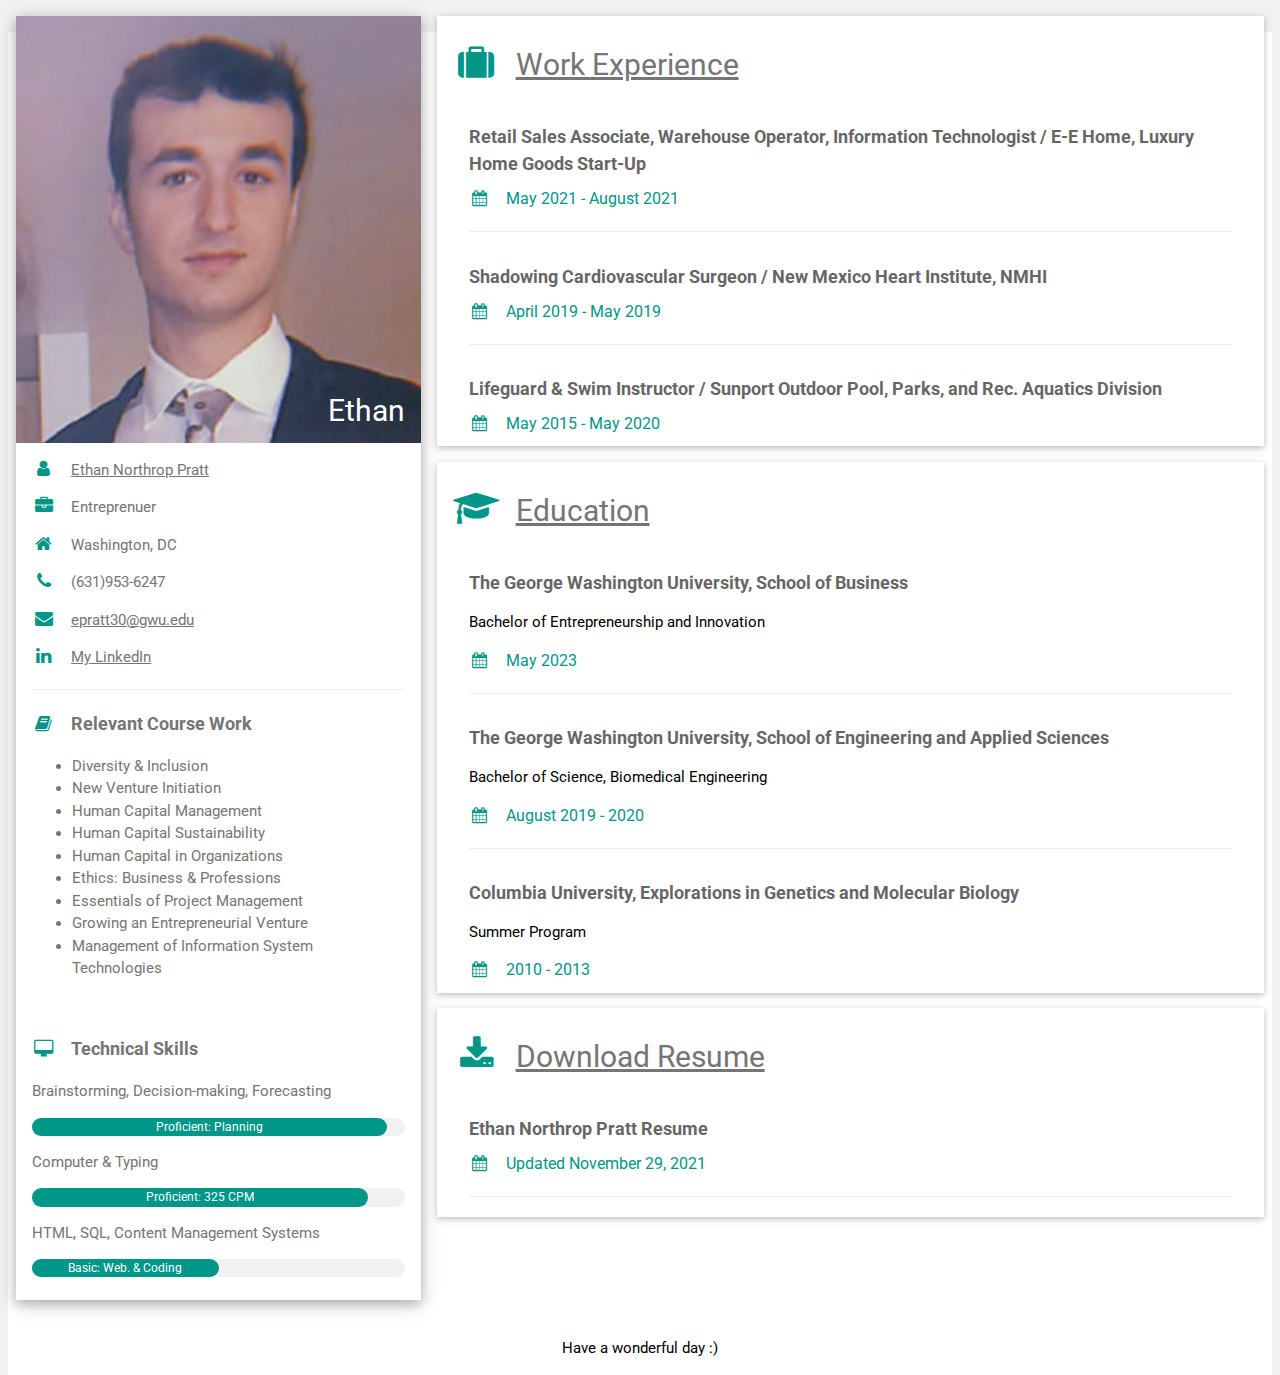
<file: index.html>
<!DOCTYPE html>
<html>
<title>W3.CSS Template</title>
<meta charset="UTF-8">
<meta name="viewport" content="width=device-width, initial-scale=1">
<link rel="stylesheet" href="https://www.w3schools.com/w3css/4/w3.css">
<link rel='stylesheet' href='https://fonts.googleapis.com/css?family=Roboto'>
<link rel="stylesheet" href="https://cdnjs.cloudflare.com/ajax/libs/font-awesome/4.7.0/css/font-awesome.min.css">
<style>
html,body,h1,h2,h3,h4,h5,h6 {font-family: "Roboto", sans-serif}
</style>
<body class="w3-light-grey">

<!-- Page Container -->
<div class="w3-content w3-margin-top" style="max-width:1400px;">

  <!-- The Grid -->
  <div class="w3-row-padding">
  
    <!-- Left Column -->
    <div class="w3-third">
    
      <div class="w3-white w3-text-grey w3-card-4">
        <div class="w3-display-container">
          <img src="images/IMG_2155.jpg" style="width:100%" alt="Loading...">
          <div class="w3-display-bottomright w3-container w3-text-white">
            <h2>Ethan</h2>
          </div>
        </div>
        <div class="w3-container">
          <p><i class="fa fa-user fa-fw w3-margin-right w3-large w3-text-teal"></i><a href = "index.html">Ethan Northrop Pratt</a></p>
          <p><i class="fa fa-briefcase fa-fw w3-margin-right w3-large w3-text-teal"></i>Entreprenuer</p>
          <p><i class="fa fa-home fa-fw w3-margin-right w3-large w3-text-teal"></i>Washington, DC</p>
          <p><i class="fa fa-phone fa-fw w3-margin-right w3-large w3-text-teal"></i>(631)953-6247</p>
          <p><i class="fa fa-envelope fa-fw w3-margin-right w3-large w3-text-teal"></i><a href = "mailto: epratt30@gwmail.gwu.edu">epratt30@gwu.edu</a></p>
          <p><i class="fa fa-linkedin fa-fw w3-margin-right w3-large w3-text-teal"></i><a href="https://www.linkedin.com/in/ethan-pratt/">My LinkedIn</a></p>
          <hr>

          <p class="w3-large"><b><i class="fa fa-book fa-fw w3-margin-right w3-text-teal"></i>Relevant Course Work</b></p>
          <ul>
            <li>Diversity & Inclusion</li>
            <li>New Venture Initiation</li>
            <li>Human Capital Management</li>
            <li>Human Capital Sustainability</li>
            <li>Human Capital in Organizations</li>
            <li>Ethics: Business & Professions</li>
            <li>Essentials of Project Management</li>
            <li>Growing an Entrepreneurial Venture</li>
            <li>Management of Information System Technologies</li>
          </ul>
          <br>

          <p class="w3-large w3-text-theme"><b><i class="fa fa-desktop fa-fw w3-margin-right w3-text-teal"></i>Technical Skills</b></p>
          <p>Brainstorming, Decision-making, Forecasting</p>
          <div class="w3-light-grey w3-round-xlarge w3-small">
            <div class="w3-container w3-center w3-round-xlarge w3-teal" style="width:95%">
              <div class="w3-center w3-text-white">Proficient: Planning</div>
            </div>
          </div>
          <p>Computer & Typing</p>
          <div class="w3-light-grey w3-round-xlarge w3-small">
            <div class="w3-container w3-center w3-round-xlarge w3-teal" style="width:90%">
              <div class="w3-center w3-text-white">Proficient: 325 CPM</div>
            </div>
          </div>
          <p>HTML, SQL, Content Management Systems</p>
          <div class="w3-light-grey w3-round-xlarge w3-small">
            <div class="w3-container w3-center w3-round-xlarge w3-teal" style="width:50%">
              <div class="w3-center w3-text-white">Basic: Web. & Coding</div>
            </div>
          </div>
          <br>
        </div>
      </div><br>

    <!-- End Left Column -->
    </div>

    <!-- Right Column -->
    <div class="w3-twothird">
    
      <div class="w3-container w3-card w3-white w3-margin-bottom">
        <h2 class="w3-text-grey w3-padding-16"><i class="fa fa-suitcase fa-fw w3-margin-right w3-xxlarge w3-text-teal"></i><a href="WorkExperience.html">Work Experience</a></h2>
        <div class="w3-container">
          <h5 class="w3-opacity"><b>Retail Sales Associate, Warehouse Operator, Information Technologist / E-E Home, Luxury Home Goods Start-Up</b></h5>
          <h6 class="w3-text-teal"><i class="fa fa-calendar fa-fw w3-margin-right"></i>May 2021 - August 2021</h6>
          <hr>
        </div>
        <div class="w3-container">
          <h5 class="w3-opacity"><b>Shadowing Cardiovascular Surgeon / New Mexico Heart Institute, NMHI</b></h5>
          <h6 class="w3-text-teal"><i class="fa fa-calendar fa-fw w3-margin-right"></i>April 2019 - May 2019</h6>
          <hr>
        </div>
        <div class="w3-container">
          <h5 class="w3-opacity"><b>Lifeguard & Swim Instructor / Sunport Outdoor Pool, Parks, and Rec. Aquatics Division</b></h5>
          <h6 class="w3-text-teal"><i class="fa fa-calendar fa-fw w3-margin-right"></i>May 2015 - May 2020</h6>
        </div>
      </div>

      <div class="w3-container w3-card w3-white">
        <h2 class="w3-text-grey w3-padding-16"><i class="fa fa-graduation-cap fa-fw w3-margin-right w3-xxlarge w3-text-teal"></i><a href="Education.html">Education</a></h2>
        <div class="w3-container">
          <h5 class="w3-opacity"><b>The George Washington University, School of Business</b></h5>
          <p>Bachelor of Entrepreneurship and Innovation</p>
          <h6 class="w3-text-teal"><i class="fa fa-calendar fa-fw w3-margin-right"></i>May 2023</h6>
          <hr>
        </div>
        <div class="w3-container">
          <h5 class="w3-opacity"><b>The George Washington University, School of Engineering and Applied Sciences</b></h5>
          <p>Bachelor of Science, Biomedical Engineering</p>
          <h6 class="w3-text-teal"><i class="fa fa-calendar fa-fw w3-margin-right"></i>August 2019 - 2020</h6>
          <hr>
        </div>
        <div class="w3-container">
          <h5 class="w3-opacity"><b>Columbia University, Explorations in Genetics and Molecular Biology</b></h5>
          <p>Summer Program</p>
          <h6 class="w3-text-teal"><i class="fa fa-calendar fa-fw w3-margin-right"></i>2010 - 2013</h6>
        </div>
      </div>
      <p />
      <div class="w3-container w3-card w3-white">
        <h2 class="w3-text-grey w3-padding-16"><i class="fa fa-download fa-fw w3-margin-right w3-xxlarge w3-text-teal"></i><a href="Ethan Northrop Pratt Resume (6).pdf">Download Resume</a></h2>
        <div class="w3-container">
          <h5 class="w3-opacity"><b>Ethan Northrop Pratt Resume</b></h5>
          <h6 class="w3-text-teal"><i class="fa fa-calendar fa-fw w3-margin-right"></i>Updated November 29, 2021</h6>
          <hr>
    <!-- End Right Column -->
    </div>
    
  <!-- End Grid -->
  </div>
  
  <!-- End Page Container -->
</div>

<footer class="w3-container w3-white w3-center w3-margin-top">
  <p>Have a wonderful day :)</p>
<p />
</footer>

</body>
</html>
</file>
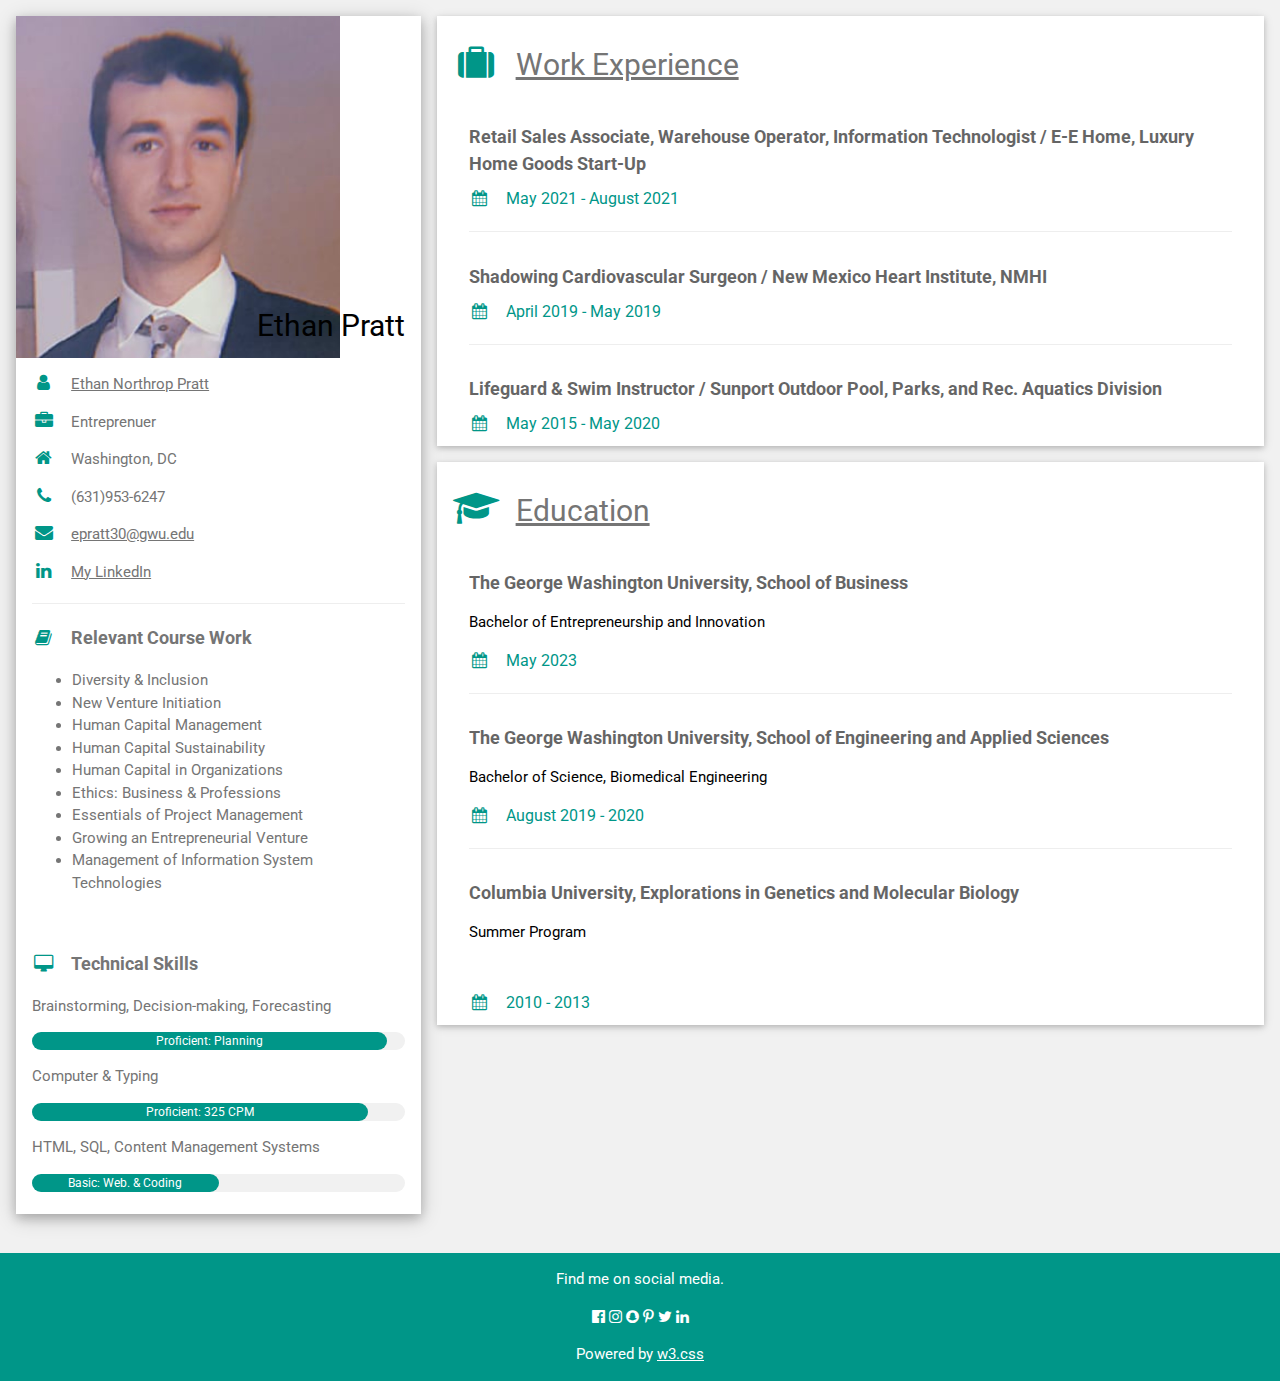
<file: 1index.html>
<!DOCTYPE html>
<html>
<title>W3.CSS Template</title>
<meta charset="UTF-8">
<meta name="viewport" content="width=device-width, initial-scale=1">
<link rel="stylesheet" href="https://www.w3schools.com/w3css/4/w3.css">
<link rel='stylesheet' href='https://fonts.googleapis.com/css?family=Roboto'>
<link rel="stylesheet" href="https://cdnjs.cloudflare.com/ajax/libs/font-awesome/4.7.0/css/font-awesome.min.css">
<style>
html,body,h1,h2,h3,h4,h5,h6 {font-family: "Roboto", sans-serif}
</style>
<body class="w3-light-grey">

<!-- Page Container -->
<div class="w3-content w3-margin-top" style="max-width:1400px;">

  <!-- The Grid -->
  <div class="w3-row-padding">
  
    <!-- Left Column -->
    <div class="w3-third">
    
      <div class="w3-white w3-text-grey w3-card-4">
        <div class="w3-display-container">
          <img src="images/IMG_2155.jpg" style="width:80%" alt="Loading...">
          <div class="w3-display-bottomright w3-container w3-text-black">
            <h2>Ethan Pratt</h2>
          </div>
        </div>
        <div class="w3-container">
          <p><i class="fa fa-user fa-fw w3-margin-right w3-large w3-text-teal"></i><a href = "1index.html">Ethan Northrop Pratt</a></p>
          <p><i class="fa fa-briefcase fa-fw w3-margin-right w3-large w3-text-teal"></i>Entreprenuer</p>
          <p><i class="fa fa-home fa-fw w3-margin-right w3-large w3-text-teal"></i>Washington, DC</p>
          <p><i class="fa fa-phone fa-fw w3-margin-right w3-large w3-text-teal"></i>(631)953-6247</p>
          <p><i class="fa fa-envelope fa-fw w3-margin-right w3-large w3-text-teal"></i><a href = "mailto: epratt30@gwmail.gwu.edu">epratt30@gwu.edu</a></p>
          <p><i class="fa fa-linkedin fa-fw w3-margin-right w3-large w3-text-teal"></i><a href="https://www.linkedin.com/in/ethan-pratt/">My LinkedIn</a></p>
          <hr>

          <p class="w3-large"><b><i class="fa fa-book fa-fw w3-margin-right w3-text-teal"></i>Relevant Course Work</b></p>
          <ul>
            <li>Diversity & Inclusion</li>
            <li>New Venture Initiation</li>
            <li>Human Capital Management</li>
            <li>Human Capital Sustainability</li>
            <li>Human Capital in Organizations</li>
            <li>Ethics: Business & Professions</li>
            <li>Essentials of Project Management</li>
            <li>Growing an Entrepreneurial Venture</li>
            <li>Management of Information System Technologies</li>
          </ul>
          <br>

          <p class="w3-large w3-text-theme"><b><i class="fa fa-desktop fa-fw w3-margin-right w3-text-teal"></i>Technical Skills</b></p>
          <p>Brainstorming, Decision-making, Forecasting</p>
          <div class="w3-light-grey w3-round-xlarge w3-small">
            <div class="w3-container w3-center w3-round-xlarge w3-teal" style="width:95%">
              <div class="w3-center w3-text-white">Proficient: Planning</div>
            </div>
          </div>
          <p>Computer & Typing</p>
          <div class="w3-light-grey w3-round-xlarge w3-small">
            <div class="w3-container w3-center w3-round-xlarge w3-teal" style="width:90%">
              <div class="w3-center w3-text-white">Proficient: 325 CPM</div>
            </div>
          </div>
          <p>HTML, SQL, Content Management Systems</p>
          <div class="w3-light-grey w3-round-xlarge w3-small">
            <div class="w3-container w3-center w3-round-xlarge w3-teal" style="width:50%">
              <div class="w3-center w3-text-white">Basic: Web. & Coding</div>
            </div>
          </div>
          <br>
        </div>
      </div><br>

    <!-- End Left Column -->
    </div>

    <!-- Right Column -->
    <div class="w3-twothird">
    
      <div class="w3-container w3-card w3-white w3-margin-bottom">
        <h2 class="w3-text-grey w3-padding-16"><i class="fa fa-suitcase fa-fw w3-margin-right w3-xxlarge w3-text-teal"></i><a href="2WorkExperience.html">Work Experience</a></h2>
        <div class="w3-container">
          <h5 class="w3-opacity"><b>Retail Sales Associate, Warehouse Operator, Information Technologist / E-E Home, Luxury Home Goods Start-Up</b></h5>
          <h6 class="w3-text-teal"><i class="fa fa-calendar fa-fw w3-margin-right"></i>May 2021 - August 2021</h6>
          <hr>
        </div>
        <div class="w3-container">
          <h5 class="w3-opacity"><b>Shadowing Cardiovascular Surgeon / New Mexico Heart Institute, NMHI</b></h5>
          <h6 class="w3-text-teal"><i class="fa fa-calendar fa-fw w3-margin-right"></i>April 2019 - May 2019</h6>
          <hr>
        </div>
        <div class="w3-container">
          <h5 class="w3-opacity"><b>Lifeguard & Swim Instructor / Sunport Outdoor Pool, Parks, and Rec. Aquatics Division</b></h5>
          <h6 class="w3-text-teal"><i class="fa fa-calendar fa-fw w3-margin-right"></i>May 2015 - May 2020</h6>
        </div>
      </div>

      <div class="w3-container w3-card w3-white">
        <h2 class="w3-text-grey w3-padding-16"><i class="fa fa-graduation-cap fa-fw w3-margin-right w3-xxlarge w3-text-teal"></i><a href="3Education.html">Education</a></h2>
        <div class="w3-container">
          <h5 class="w3-opacity"><b>The George Washington University, School of Business</b></h5>
          <p>Bachelor of Entrepreneurship and Innovation</p>
          <h6 class="w3-text-teal"><i class="fa fa-calendar fa-fw w3-margin-right"></i>May 2023</h6>
          <hr>
        </div>
        <div class="w3-container">
          <h5 class="w3-opacity"><b>The George Washington University, School of Engineering and Applied Sciences</b></h5>
          <p>Bachelor of Science, Biomedical Engineering</p>
          <h6 class="w3-text-teal"><i class="fa fa-calendar fa-fw w3-margin-right"></i>August 2019 - 2020</h6>
          <hr>
        </div>
        <div class="w3-container">
          <h5 class="w3-opacity"><b>Columbia University, Explorations in Genetics and Molecular Biology</b></h5>
          <p>Summer Program</p><br>
          <h6 class="w3-text-teal"><i class="fa fa-calendar fa-fw w3-margin-right"></i>2010 - 2013</h6>
        </div>
      </div>

    <!-- End Right Column -->
    </div>
    
  <!-- End Grid -->
  </div>
  
  <!-- End Page Container -->
</div>

<footer class="w3-container w3-teal w3-center w3-margin-top">
  <p>Find me on social media.</p>
  <i class="fa fa-facebook-official w3-hover-opacity"></i>
  <i class="fa fa-instagram w3-hover-opacity"></i>
  <i class="fa fa-snapchat w3-hover-opacity"></i>
  <i class="fa fa-pinterest-p w3-hover-opacity"></i>
  <i class="fa fa-twitter w3-hover-opacity"></i>
  <i class="fa fa-linkedin w3-hover-opacity"></i>
  <p>Powered by <a href="https://www.w3schools.com/w3css/default.asp" target="_blank">w3.css</a></p>
</footer>

</body>
</html>
</file>
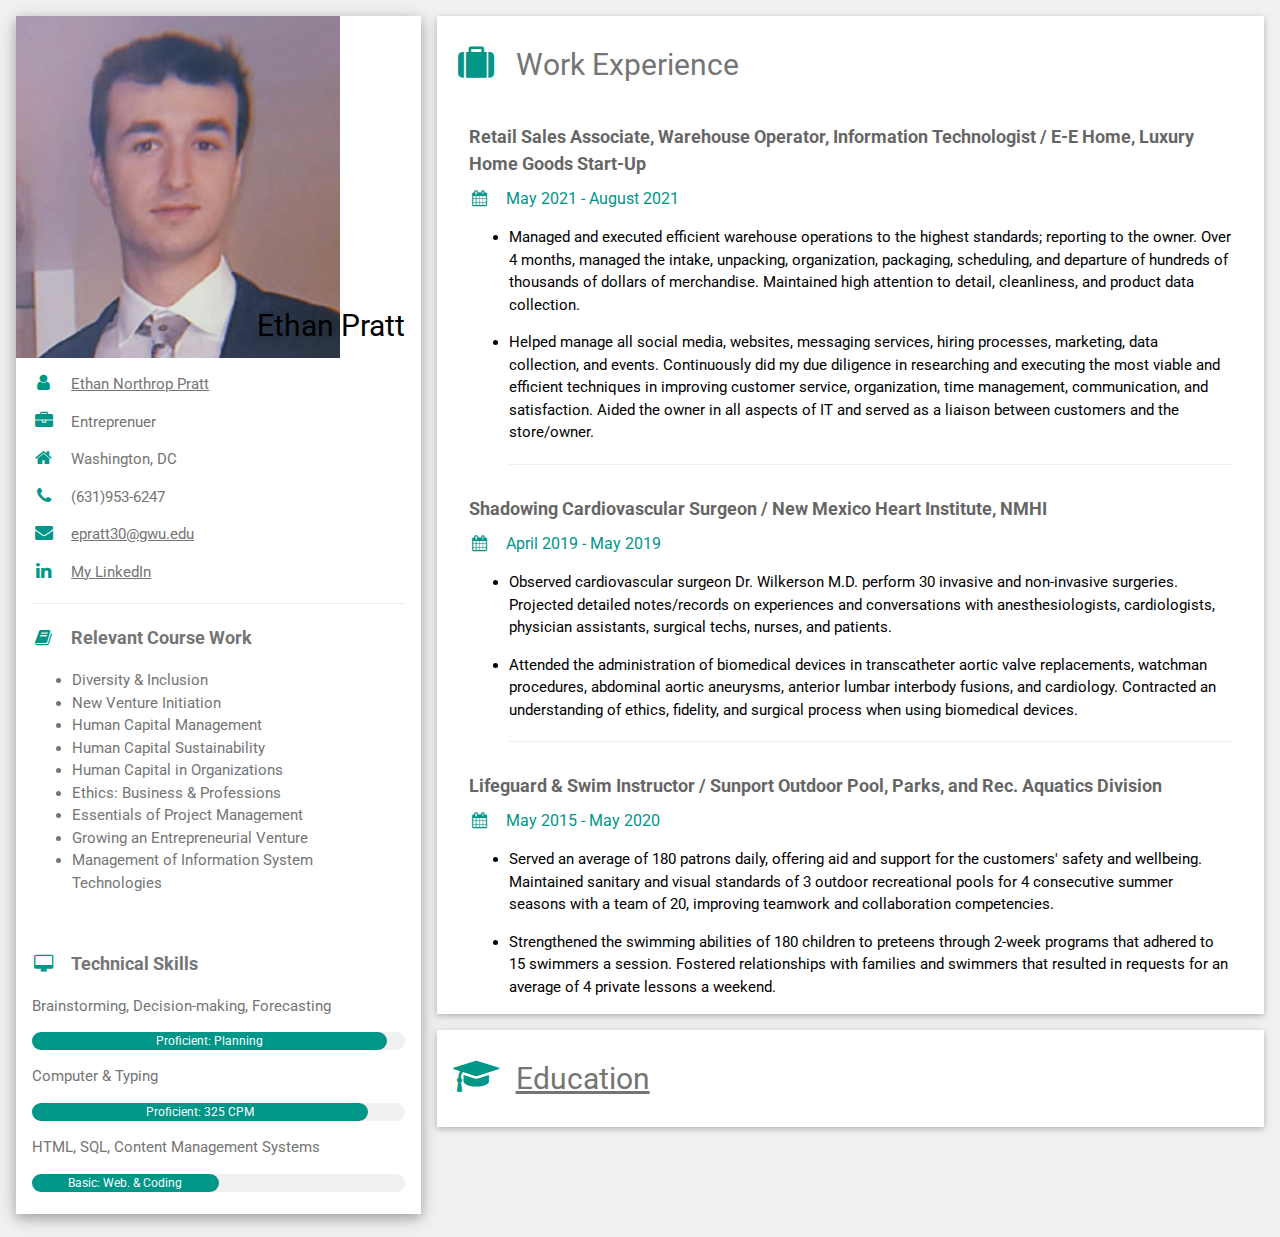
<file: 2WorkExperience.html>
<!DOCTYPE html>
<html>
<title>W3.CSS Template</title>
<meta charset="UTF-8">
<meta name="viewport" content="width=device-width, initial-scale=1">
<link rel="stylesheet" href="https://www.w3schools.com/w3css/4/w3.css">
<link rel='stylesheet' href='https://fonts.googleapis.com/css?family=Roboto'>
<link rel="stylesheet" href="https://cdnjs.cloudflare.com/ajax/libs/font-awesome/4.7.0/css/font-awesome.min.css">
<style>
html,body,h1,h2,h3,h4,h5,h6 {font-family: "Roboto", sans-serif}
</style>
<body class="w3-light-grey">

<!-- Page Container -->
<div class="w3-content w3-margin-top" style="max-width:1400px;">

  <!-- The Grid -->
  <div class="w3-row-padding">
  
    <!-- Left Column -->
    <div class="w3-third">
    
      <div class="w3-white w3-text-grey w3-card-4">
        <div class="w3-display-container">
          <img src="images/IMG_2155.jpg" style="width:80%" alt="Loading...">
          <div class="w3-display-bottomright w3-container w3-text-black">
            <h2>Ethan Pratt</h2>
          </div>
        </div>
        <div class="w3-container">
          <p><i class="fa fa-user fa-fw w3-margin-right w3-large w3-text-teal"></i><a href = "1index.html">Ethan Northrop Pratt</a></p>
          <p><i class="fa fa-briefcase fa-fw w3-margin-right w3-large w3-text-teal"></i>Entreprenuer</p>
          <p><i class="fa fa-home fa-fw w3-margin-right w3-large w3-text-teal"></i>Washington, DC</p>
          <p><i class="fa fa-phone fa-fw w3-margin-right w3-large w3-text-teal"></i>(631)953-6247</p>
          <p><i class="fa fa-envelope fa-fw w3-margin-right w3-large w3-text-teal"></i><a href = "mailto: epratt30@gwmail.gwu.edu">epratt30@gwu.edu</a></p>
          <p><i class="fa fa-linkedin fa-fw w3-margin-right w3-large w3-text-teal"></i><a href="https://www.linkedin.com/in/ethan-pratt/">My LinkedIn</a></p>
          <hr>

          <p class="w3-large"><b><i class="fa fa-book fa-fw w3-margin-right w3-text-teal"></i>Relevant Course Work</b></p>
          <ul>
            <li>Diversity & Inclusion</li>
            <li>New Venture Initiation</li>
            <li>Human Capital Management</li>
            <li>Human Capital Sustainability</li>
            <li>Human Capital in Organizations</li>
            <li>Ethics: Business & Professions</li>
            <li>Essentials of Project Management</li>
            <li>Growing an Entrepreneurial Venture</li>
            <li>Management of Information System Technologies</li>
          </ul>
          <br>

          <p class="w3-large w3-text-theme"><b><i class="fa fa-desktop fa-fw w3-margin-right w3-text-teal"></i>Technical Skills</b></p>
          <p>Brainstorming, Decision-making, Forecasting</p>
          <div class="w3-light-grey w3-round-xlarge w3-small">
            <div class="w3-container w3-center w3-round-xlarge w3-teal" style="width:95%">
              <div class="w3-center w3-text-white">Proficient: Planning</div>
            </div>
          </div>
          <p>Computer & Typing</p>
          <div class="w3-light-grey w3-round-xlarge w3-small">
            <div class="w3-container w3-center w3-round-xlarge w3-teal" style="width:90%">
              <div class="w3-center w3-text-white">Proficient: 325 CPM</div>
            </div>
          </div>
          <p>HTML, SQL, Content Management Systems</p>
          <div class="w3-light-grey w3-round-xlarge w3-small">
            <div class="w3-container w3-center w3-round-xlarge w3-teal" style="width:50%">
              <div class="w3-center w3-text-white">Basic: Web. & Coding</div>
            </div>
          </div>
          <br>
        </div>
      </div><br>

    <!-- End Left Column -->
    </div>

    <!-- Right Column -->
    <div class="w3-twothird">
    
      <div class="w3-container w3-card w3-white w3-margin-bottom">
        <h2 class="w3-text-grey w3-padding-16"><i class="fa fa-suitcase fa-fw w3-margin-right w3-xxlarge w3-text-teal"></i>Work Experience</h2>
        <div class="w3-container">
          <h5 class="w3-opacity"><b>Retail Sales Associate, Warehouse Operator, Information Technologist / E-E Home, Luxury Home Goods Start-Up</b></h5>
          <h6 class="w3-text-teal"><i class="fa fa-calendar fa-fw w3-margin-right"></i>May 2021 - August 2021</h6>
          <ul>
              <li>Managed and executed efficient warehouse operations to the highest standards; reporting to the owner. Over 4 months, managed the intake, unpacking, organization, packaging, scheduling, and departure of hundreds of thousands of dollars of merchandise. Maintained high attention to detail, cleanliness, and product data collection.</li>
          <p />
              <li>Helped manage all social media, websites, messaging services, hiring processes, marketing, data collection, and events. Continuously did my due diligence in researching and executing the most viable and efficient techniques in improving customer service, organization, time management, communication, and satisfaction. Aided the owner in all aspects of IT and served as a liaison between customers and the store/owner.</li>
          <hr>
        </div>
        <div class="w3-container">
          <h5 class="w3-opacity"><b>Shadowing Cardiovascular Surgeon / New Mexico Heart Institute, NMHI</b></h5>
          <h6 class="w3-text-teal"><i class="fa fa-calendar fa-fw w3-margin-right"></i>April 2019 - May 2019</h6>
          <ul>
              <li>Observed cardiovascular surgeon Dr. Wilkerson M.D. perform 30 invasive and non-invasive surgeries. Projected detailed notes/records on experiences and conversations with anesthesiologists, cardiologists, physician assistants, surgical techs, nurses, and patients.</li>
          <p />
              <li>Attended the administration of biomedical devices in transcatheter aortic valve replacements, watchman procedures, abdominal aortic aneurysms, anterior lumbar interbody fusions, and cardiology. Contracted an understanding of ethics, fidelity, and surgical process when using biomedical devices.</li>
          <hr>
        </div>
        <div class="w3-container">
          <h5 class="w3-opacity"><b>Lifeguard & Swim Instructor / Sunport Outdoor Pool, Parks, and Rec. Aquatics Division</b></h5>
          <h6 class="w3-text-teal"><i class="fa fa-calendar fa-fw w3-margin-right"></i>May 2015 - May 2020</h6>
          <ul>
              <li>Served an average of 180 patrons daily, offering aid and support for the customers' safety and wellbeing. Maintained sanitary and visual standards of 3 outdoor recreational pools for 4 consecutive summer seasons with a team of 20, improving teamwork and collaboration competencies. </li>
          <p />
              <li>Strengthened the swimming abilities of 180 children to preteens through 2-week programs that adhered to 15 swimmers a session. Fostered relationships with families and swimmers that resulted in requests for an average of 4 private lessons a weekend.</li>
        </div>
      </div>

      <div class="w3-container w3-card w3-white">
        <h2 class="w3-text-grey w3-padding-16"><i class="fa fa-graduation-cap fa-fw w3-margin-right w3-xxlarge w3-text-teal"></i><a href="3Education.html">Education</a></h2>
</file>
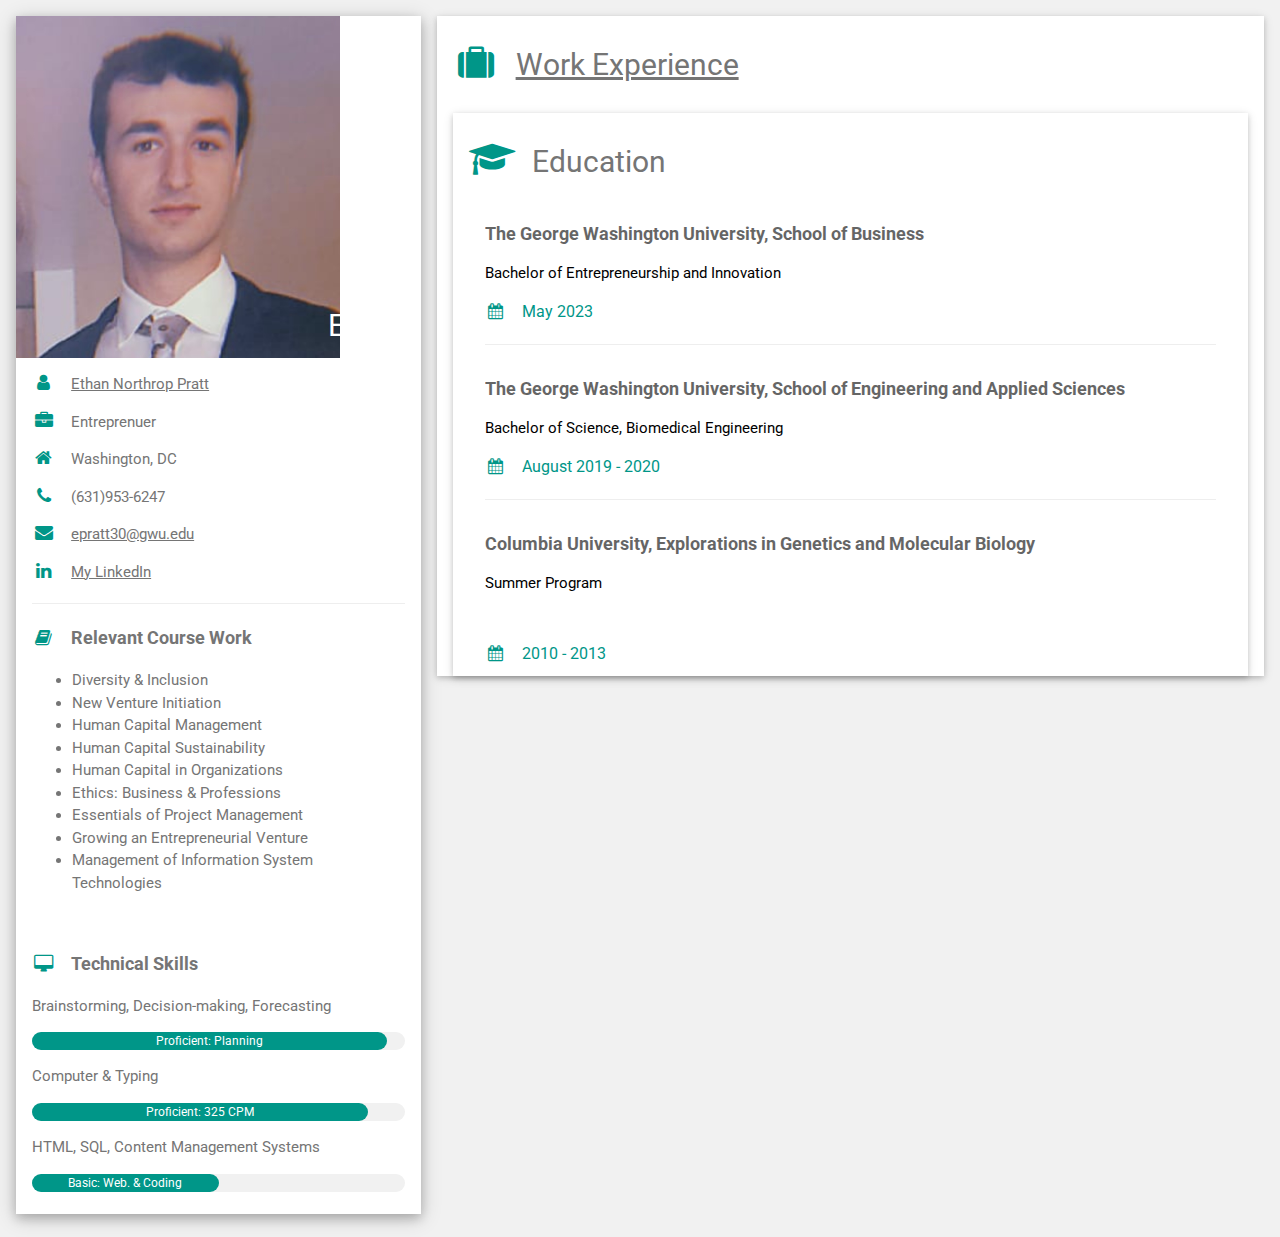
<file: 3Education.html>
<!DOCTYPE html>
<html>
<title>W3.CSS Template</title>
<meta charset="UTF-8">
<meta name="viewport" content="width=device-width, initial-scale=1">
<link rel="stylesheet" href="https://www.w3schools.com/w3css/4/w3.css">
<link rel='stylesheet' href='https://fonts.googleapis.com/css?family=Roboto'>
<link rel="stylesheet" href="https://cdnjs.cloudflare.com/ajax/libs/font-awesome/4.7.0/css/font-awesome.min.css">
<style>
html,body,h1,h2,h3,h4,h5,h6 {font-family: "Roboto", sans-serif}
</style>
<body class="w3-light-grey">

<!-- Page Container -->
<div class="w3-content w3-margin-top" style="max-width:1400px;">

  <!-- The Grid -->
  <div class="w3-row-padding">
  
    <!-- Left Column -->
    <div class="w3-third">
    
      <div class="w3-white w3-text-grey w3-card-4">
        <div class="w3-display-container">
          <img src="images/IMG_2155.jpg" style="width:80%" alt="Loading...">
          <div class="w3-display-bottomright w3-container w3-text-white">
            <h2>Ethan</h2>
          </div>
        </div>
        <div class="w3-container">
          <p><i class="fa fa-user fa-fw w3-margin-right w3-large w3-text-teal"></i><a href = "1index.html">Ethan Northrop Pratt</a></p>
          <p><i class="fa fa-briefcase fa-fw w3-margin-right w3-large w3-text-teal"></i>Entreprenuer</p>
          <p><i class="fa fa-home fa-fw w3-margin-right w3-large w3-text-teal"></i>Washington, DC</p>
          <p><i class="fa fa-phone fa-fw w3-margin-right w3-large w3-text-teal"></i>(631)953-6247</p>
          <p><i class="fa fa-envelope fa-fw w3-margin-right w3-large w3-text-teal"></i><a href = "mailto: epratt30@gwmail.gwu.edu">epratt30@gwu.edu</a></p>
          <p><i class="fa fa-linkedin fa-fw w3-margin-right w3-large w3-text-teal"></i><a href="https://www.linkedin.com/in/ethan-pratt/">My LinkedIn</a></p>
          <hr>

          <p class="w3-large"><b><i class="fa fa-book fa-fw w3-margin-right w3-text-teal"></i>Relevant Course Work</b></p>
          <ul>
            <li>Diversity & Inclusion</li>
            <li>New Venture Initiation</li>
            <li>Human Capital Management</li>
            <li>Human Capital Sustainability</li>
            <li>Human Capital in Organizations</li>
            <li>Ethics: Business & Professions</li>
            <li>Essentials of Project Management</li>
            <li>Growing an Entrepreneurial Venture</li>
            <li>Management of Information System Technologies</li>
          </ul>
          <br>

          <p class="w3-large w3-text-theme"><b><i class="fa fa-desktop fa-fw w3-margin-right w3-text-teal"></i>Technical Skills</b></p>
          <p>Brainstorming, Decision-making, Forecasting</p>
          <div class="w3-light-grey w3-round-xlarge w3-small">
            <div class="w3-container w3-center w3-round-xlarge w3-teal" style="width:95%">
              <div class="w3-center w3-text-white">Proficient: Planning</div>
            </div>
          </div>
          <p>Computer & Typing</p>
          <div class="w3-light-grey w3-round-xlarge w3-small">
            <div class="w3-container w3-center w3-round-xlarge w3-teal" style="width:90%">
              <div class="w3-center w3-text-white">Proficient: 325 CPM</div>
            </div>
          </div>
          <p>HTML, SQL, Content Management Systems</p>
          <div class="w3-light-grey w3-round-xlarge w3-small">
            <div class="w3-container w3-center w3-round-xlarge w3-teal" style="width:50%">
              <div class="w3-center w3-text-white">Basic: Web. & Coding</div>
            </div>
          </div>
          <br>
        </div>
      </div><br>

    <!-- End Left Column -->
    </div>

    <!-- Right Column -->
    <div class="w3-twothird">
    
      <div class="w3-container w3-card w3-white w3-margin-bottom">
        <h2 class="w3-text-grey w3-padding-16"><i class="fa fa-suitcase fa-fw w3-margin-right w3-xxlarge w3-text-teal"></i><a href="2WorkExperience.html">Work Experience</a></h2>
        <div class="w3-container w3-card w3-white">
          <h2 class="w3-text-grey w3-padding-16"><i class="fa fa-graduation-cap fa-fw w3-margin-right w3-xxlarge w3-text-teal"></i>Education</h2>
          <div class="w3-container">
            <h5 class="w3-opacity"><b>The George Washington University, School of Business</b></h5>
            <p>Bachelor of Entrepreneurship and Innovation</p>
            <h6 class="w3-text-teal"><i class="fa fa-calendar fa-fw w3-margin-right"></i>May 2023</h6>
            <hr>
          </div>
          <div class="w3-container">
            <h5 class="w3-opacity"><b>The George Washington University, School of Engineering and Applied Sciences</b></h5>
            <p>Bachelor of Science, Biomedical Engineering</p>
            <h6 class="w3-text-teal"><i class="fa fa-calendar fa-fw w3-margin-right"></i>August 2019 - 2020</h6>
            <hr>
          </div>
          <div class="w3-container">
            <h5 class="w3-opacity"><b>Columbia University, Explorations in Genetics and Molecular Biology</b></h5>
            <p>Summer Program</p><br>
            <h6 class="w3-text-teal"><i class="fa fa-calendar fa-fw w3-margin-right"></i>2010 - 2013</h6>
          </div>
        </div>
  
      <!-- End Right Column -->
      </div>
      
    <!-- End Grid -->
    </div>
    
    <!-- End Page Container -->
  </div>
</file>
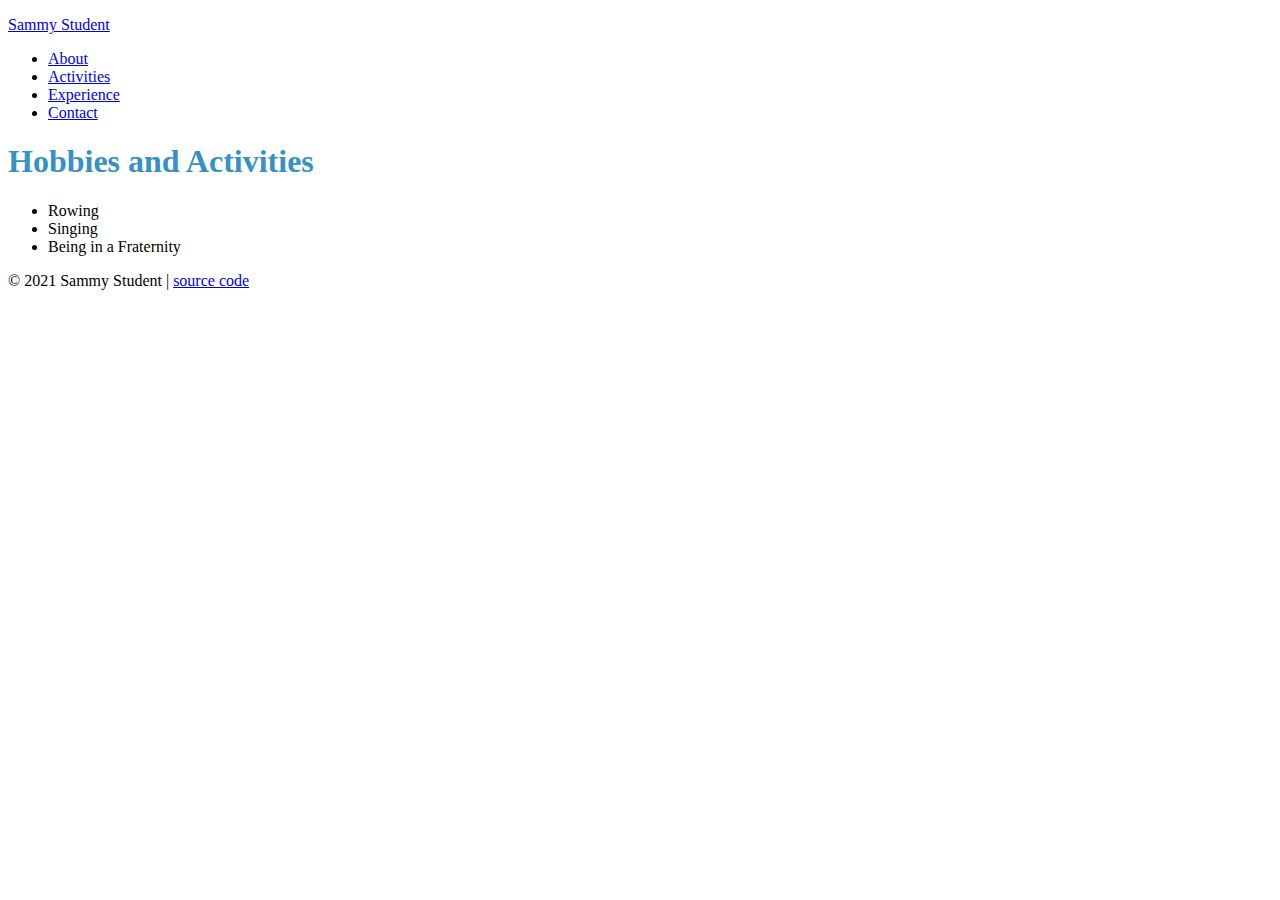
<file: activities.html>
<!DOCTYPE html>
<html>
  <head>
    <meta charset="utf-8">
    <title>Ethan Northrop Pratt | Resume</title>
    <link rel="stylesheet" href="stylesheets/sammy-style.css">
  </head>
  <body>
    <header>
      <p><a href="index.html">Sammy Student</a></p>
      <nav>
        <ul>
          <li><a href="about.html">About</a></li>
          <li><a href="activities.html">Activities</a></li>
          <li><a href="experience.html">Experience</a></li>
          <li><a href="contact.html">Contact</a></li>
        </ul>
      </nav>
    </header>

    <div class="page">
      <h1>Hobbies and Activities</h1>
      <ul>
        <li>Rowing</li>
        <li>Singing</li>
        <li>Being in a Fraternity</li>
      </ul>
    </div>

    <footer>
      <p>&copy; 2021 Sammy Student |
        <a href="https://github.com/prof-rossetti/student-site">source code</a>
      </p>
    </footer>
  </body>
</html>
</file>
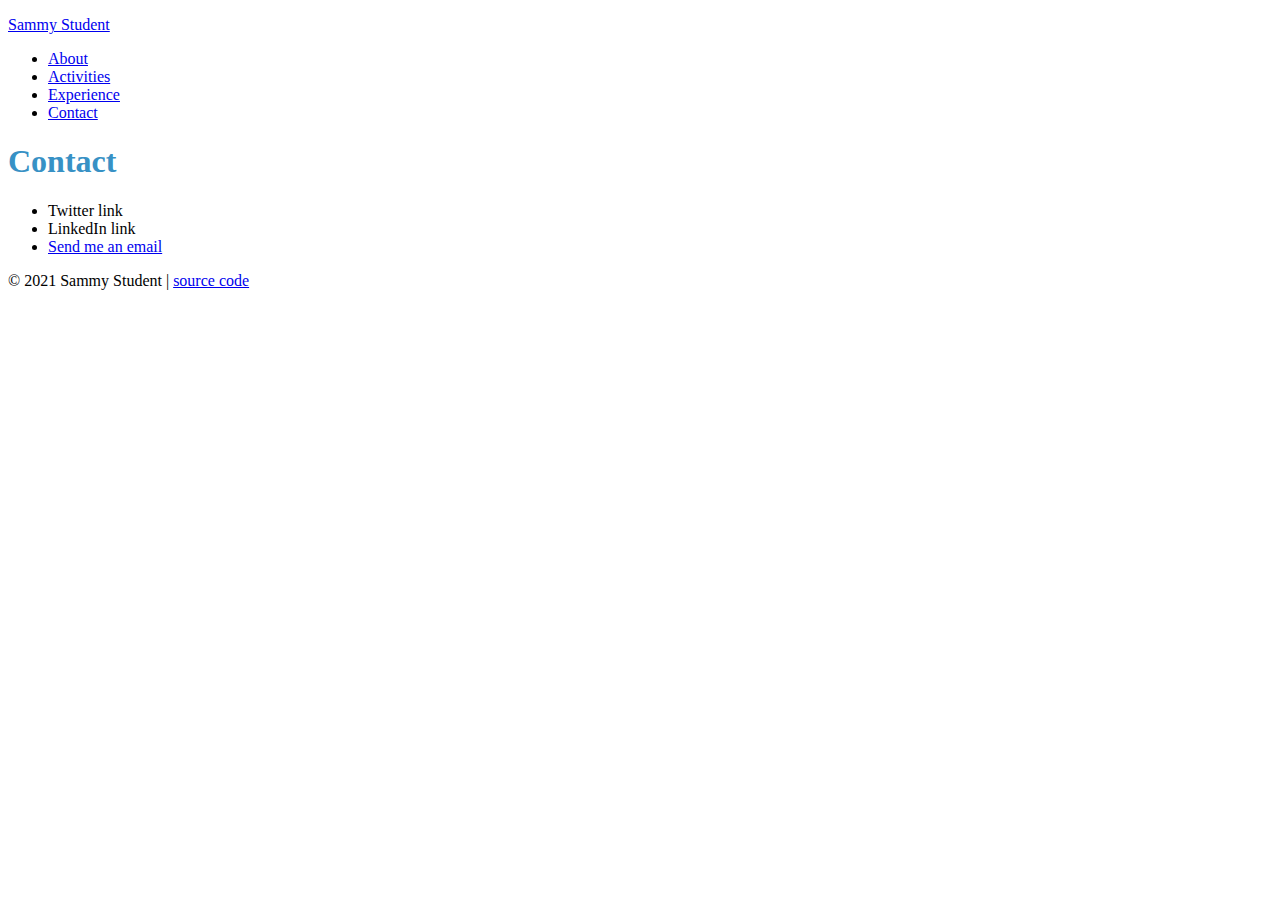
<file: contact.html>
<!DOCTYPE html>
<html>
  <head>
    <meta charset="utf-8">
    <title>Ethan Northrop Pratt | Resume</title>
    <link rel="stylesheet" href="stylesheets/sammy-style.css">
  </head>
  <body>
    <header>
      <p><a href="index.html">Sammy Student</a></p>
      <nav>
        <ul>
          <li><a href="about.html">About</a></li>
          <li><a href="activities.html">Activities</a></li>
          <li><a href="experience.html">Experience</a></li>
          <li><a href="contact.html">Contact</a></li>
        </ul>
      </nav>
    </header>

    <div class="page">
      <h1>Contact</h1>
      <ul>
        <li>Twitter link</li>
        <li>LinkedIn link</li>
        <li>
          <a href="mailto:sammystudent@myschool.edu"> Send me an email</a>
        </li>
      </ul>
    </div>

    <footer>
      <p>&copy; 2021 Sammy Student |
        <a href="https://github.com/prof-rossetti/student-site">source code</a>
      </p>
    </footer>
  </body>
</html>
</file>
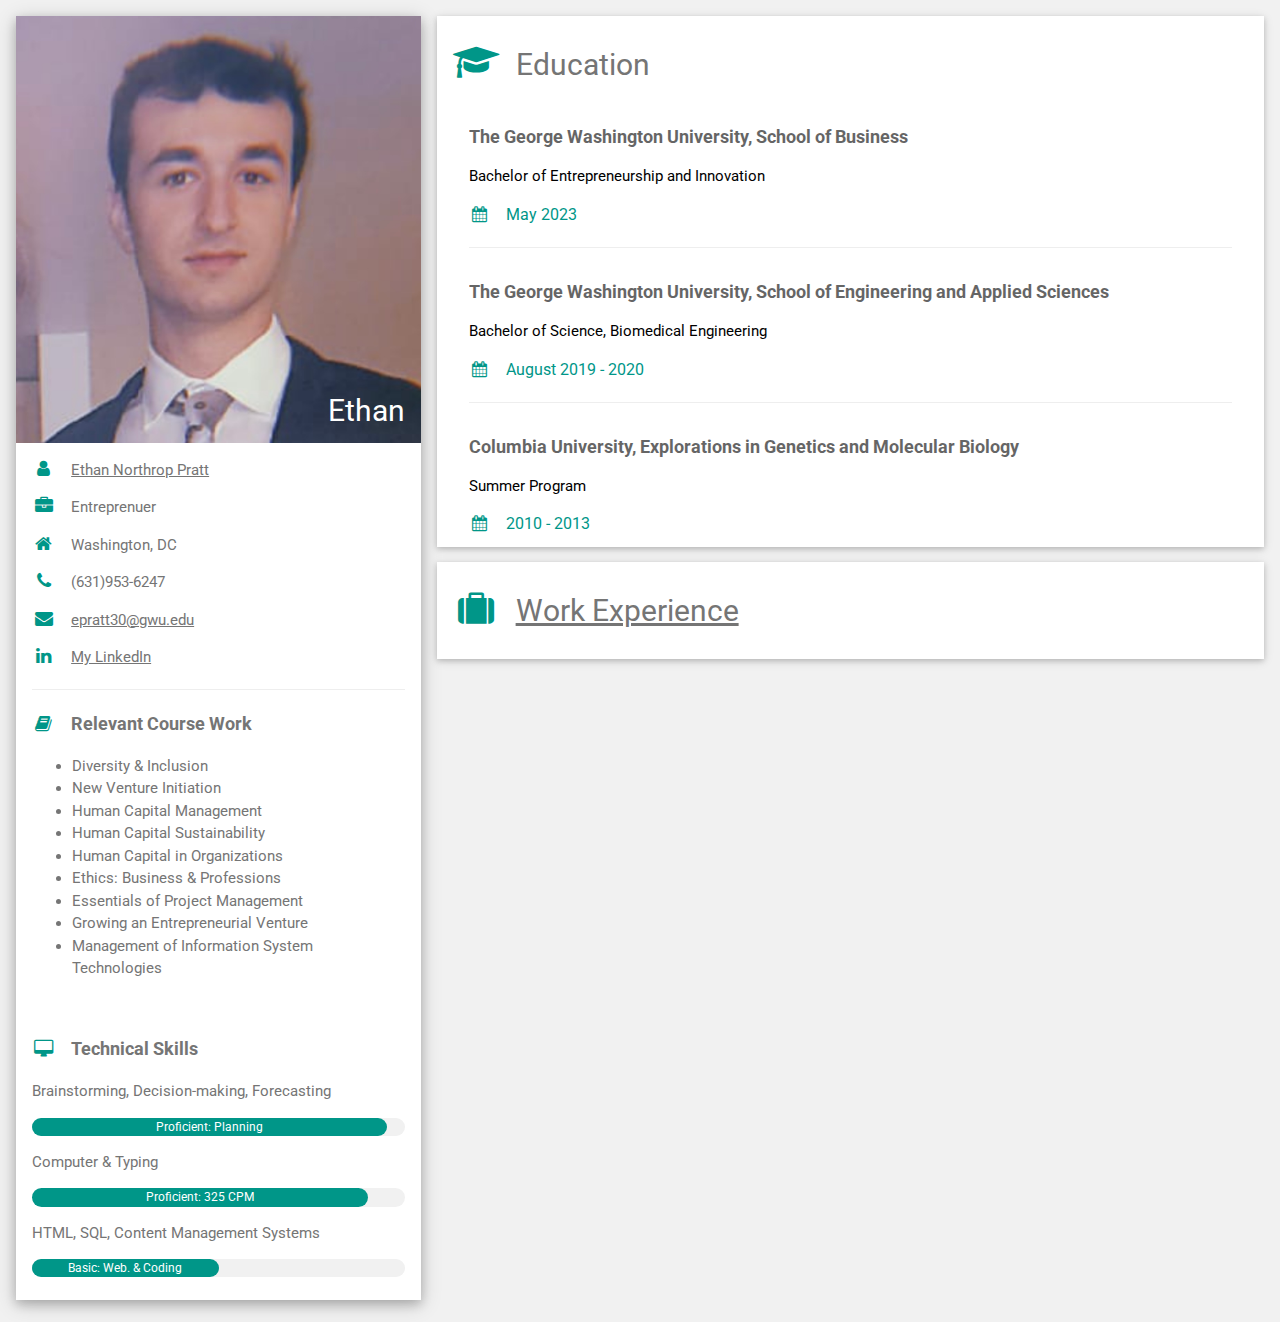
<file: Education.html>
<!DOCTYPE html>
<html>
<title>W3.CSS Template</title>
<meta charset="UTF-8">
<meta name="viewport" content="width=device-width, initial-scale=1">
<link rel="stylesheet" href="https://www.w3schools.com/w3css/4/w3.css">
<link rel='stylesheet' href='https://fonts.googleapis.com/css?family=Roboto'>
<link rel="stylesheet" href="https://cdnjs.cloudflare.com/ajax/libs/font-awesome/4.7.0/css/font-awesome.min.css">
<style>
html,body,h1,h2,h3,h4,h5,h6 {font-family: "Roboto", sans-serif}
</style>
<body class="w3-light-grey">

<!-- Page Container -->
<div class="w3-content w3-margin-top" style="max-width:1400px;">

  <!-- The Grid -->
  <div class="w3-row-padding">
  
    <!-- Left Column -->
    <div class="w3-third">
    
      <div class="w3-white w3-text-grey w3-card-4">
        <div class="w3-display-container">
          <img src="images/IMG_2155.jpg" style="width:100%" alt="Loading...">
          <div class="w3-display-bottomright w3-container w3-text-white">
            <h2>Ethan</h2>
          </div>
        </div>
        <div class="w3-container">
          <p><i class="fa fa-user fa-fw w3-margin-right w3-large w3-text-teal"></i><a href= "index.html">Ethan Northrop Pratt</a></p>
          <p><i class="fa fa-briefcase fa-fw w3-margin-right w3-large w3-text-teal"></i>Entreprenuer</p>
          <p><i class="fa fa-home fa-fw w3-margin-right w3-large w3-text-teal"></i>Washington, DC</p>
          <p><i class="fa fa-phone fa-fw w3-margin-right w3-large w3-text-teal"></i>(631)953-6247</p>
          <p><i class="fa fa-envelope fa-fw w3-margin-right w3-large w3-text-teal"></i><a href = "mailto: epratt30@gwmail.gwu.edu">epratt30@gwu.edu</a></p>
          <p><i class="fa fa-linkedin fa-fw w3-margin-right w3-large w3-text-teal"></i><a href="https://www.linkedin.com/in/ethan-pratt/">My LinkedIn</a></p>
          <hr>

          <p class="w3-large"><b><i class="fa fa-book fa-fw w3-margin-right w3-text-teal"></i>Relevant Course Work</b></p>
          <ul>
            <li>Diversity & Inclusion</li>
            <li>New Venture Initiation</li>
            <li>Human Capital Management</li>
            <li>Human Capital Sustainability</li>
            <li>Human Capital in Organizations</li>
            <li>Ethics: Business & Professions</li>
            <li>Essentials of Project Management</li>
            <li>Growing an Entrepreneurial Venture</li>
            <li>Management of Information System Technologies</li>
          </ul>
          <br>

          <p class="w3-large w3-text-theme"><b><i class="fa fa-desktop fa-fw w3-margin-right w3-text-teal"></i>Technical Skills</b></p>
          <p>Brainstorming, Decision-making, Forecasting</p>
          <div class="w3-light-grey w3-round-xlarge w3-small">
            <div class="w3-container w3-center w3-round-xlarge w3-teal" style="width:95%">
              <div class="w3-center w3-text-white">Proficient: Planning</div>
            </div>
          </div>
          <p>Computer & Typing</p>
          <div class="w3-light-grey w3-round-xlarge w3-small">
            <div class="w3-container w3-center w3-round-xlarge w3-teal" style="width:90%">
              <div class="w3-center w3-text-white">Proficient: 325 CPM</div>
            </div>
          </div>
          <p>HTML, SQL, Content Management Systems</p>
          <div class="w3-light-grey w3-round-xlarge w3-small">
            <div class="w3-container w3-center w3-round-xlarge w3-teal" style="width:50%">
              <div class="w3-center w3-text-white">Basic: Web. & Coding</div>
            </div>
          </div>
          <br>
        </div>
      </div><br>

    <!-- End Left Column -->
    </div>

    <!-- Right Column -->
    <div class="w3-twothird">

        <div class="w3-container w3-card w3-white">
          <h2 class="w3-text-grey w3-padding-16"><i class="fa fa-graduation-cap fa-fw w3-margin-right w3-xxlarge w3-text-teal"></i>Education</h2>
          <div class="w3-container">
            <h5 class="w3-opacity"><b>The George Washington University, School of Business</b></h5>
            <p>Bachelor of Entrepreneurship and Innovation</p>
            <h6 class="w3-text-teal"><i class="fa fa-calendar fa-fw w3-margin-right"></i>May 2023</h6>
            <hr>
          </div>
          <div class="w3-container">
            <h5 class="w3-opacity"><b>The George Washington University, School of Engineering and Applied Sciences</b></h5>
            <p>Bachelor of Science, Biomedical Engineering</p>
            <h6 class="w3-text-teal"><i class="fa fa-calendar fa-fw w3-margin-right"></i>August 2019 - 2020</h6>
            <hr>
          </div>
          <div class="w3-container">
            <h5 class="w3-opacity"><b>Columbia University, Explorations in Genetics and Molecular Biology</b></h5>
            <p>Summer Program</p>
            <h6 class="w3-text-teal"><i class="fa fa-calendar fa-fw w3-margin-right"></i>2010 - 2013</h6>
          </div>
        </div>
      <p />
        <div class="w3-container w3-card w3-white w3-margin-bottom">
          <h2 class="w3-text-grey w3-padding-16"><i class="fa fa-suitcase fa-fw w3-margin-right w3-xxlarge w3-text-teal"></i><a href="WorkExperience.html">Work Experience</a></h2>
      <!-- End Right Column -->
      </div>
      
    <!-- End Grid -->
    </div>
    
    <!-- End Page Container -->
  </div>
</file>
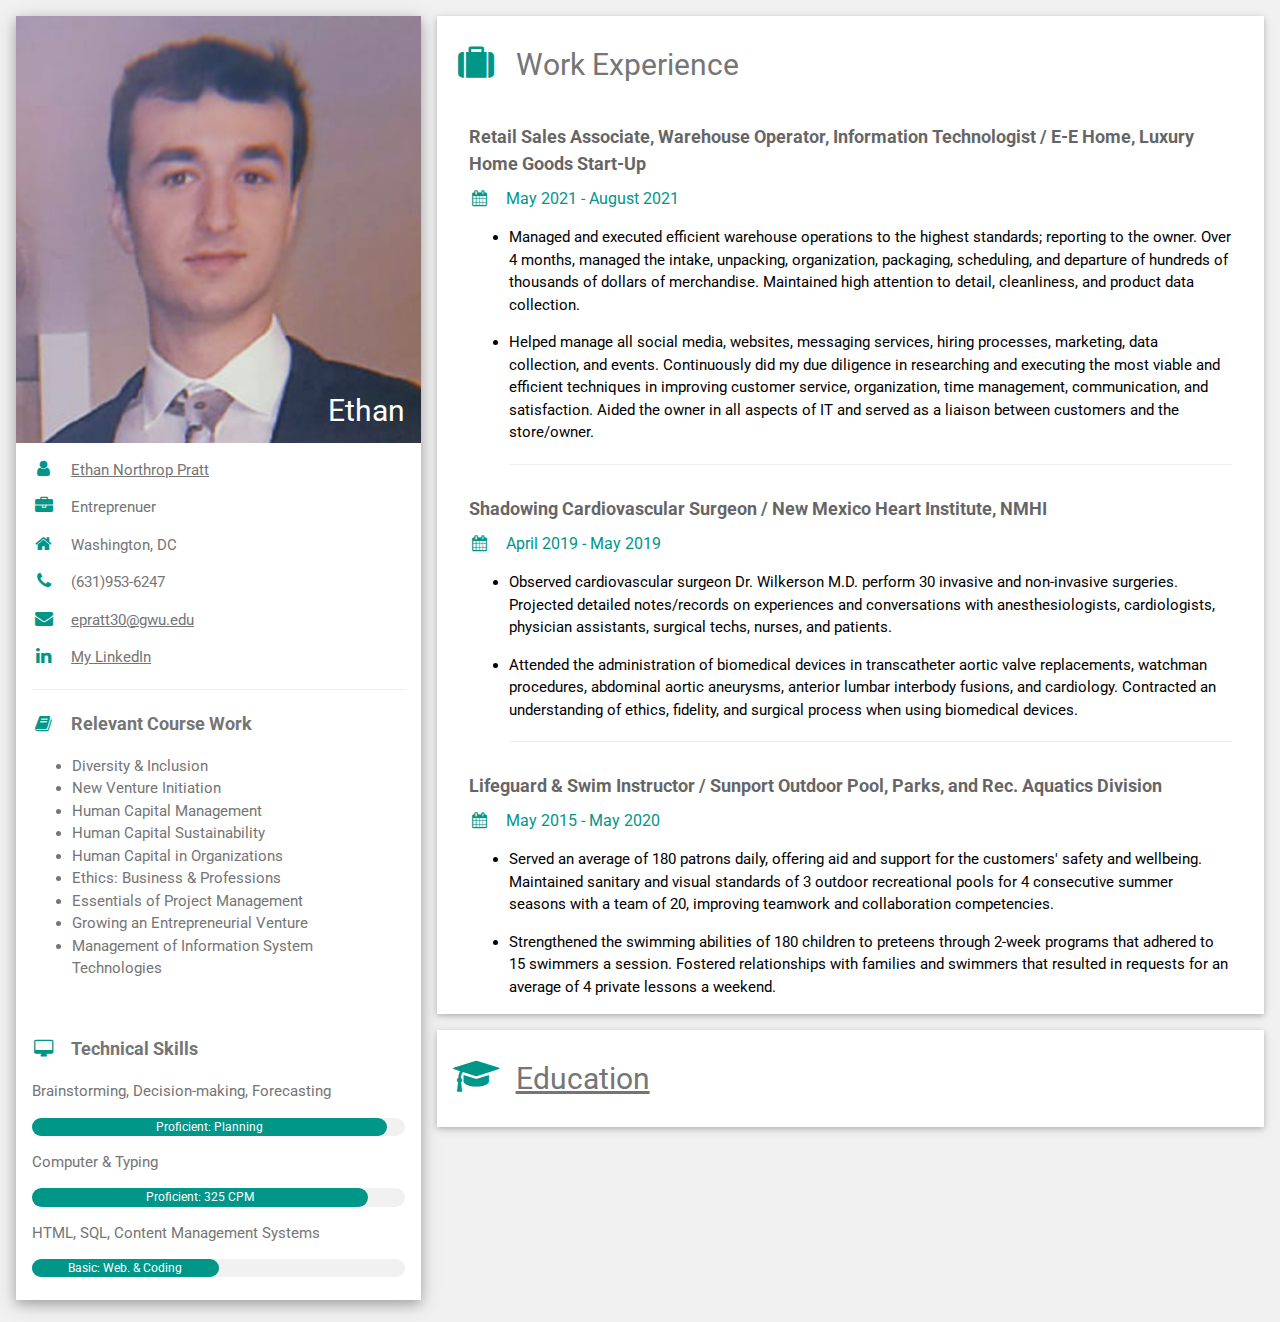
<file: WorkExperience.html>
<!DOCTYPE html>
<html>
<title>W3.CSS Template</title>
<meta charset="UTF-8">
<meta name="viewport" content="width=device-width, initial-scale=1">
<link rel="stylesheet" href="https://www.w3schools.com/w3css/4/w3.css">
<link rel='stylesheet' href='https://fonts.googleapis.com/css?family=Roboto'>
<link rel="stylesheet" href="https://cdnjs.cloudflare.com/ajax/libs/font-awesome/4.7.0/css/font-awesome.min.css">
<style>
html,body,h1,h2,h3,h4,h5,h6 {font-family: "Roboto", sans-serif}
</style>
<body class="w3-light-grey">

<!-- Page Container -->
<div class="w3-content w3-margin-top" style="max-width:1400px;">

  <!-- The Grid -->
  <div class="w3-row-padding">
  
    <!-- Left Column -->
    <div class="w3-third">
    
      <div class="w3-white w3-text-grey w3-card-4">
        <div class="w3-display-container">
          <img src="images/IMG_2155.jpg" style="width:100%" alt="Loading...">
          <div class="w3-display-bottomright w3-container w3-text-white">
            <h2>Ethan</h2>
          </div>
        </div>
        <div class="w3-container">
          <p><i class="fa fa-user fa-fw w3-margin-right w3-large w3-text-teal"></i><a href = "index.html">Ethan Northrop Pratt</a></p>
          <p><i class="fa fa-briefcase fa-fw w3-margin-right w3-large w3-text-teal"></i>Entreprenuer</p>
          <p><i class="fa fa-home fa-fw w3-margin-right w3-large w3-text-teal"></i>Washington, DC</p>
          <p><i class="fa fa-phone fa-fw w3-margin-right w3-large w3-text-teal"></i>(631)953-6247</p>
          <p><i class="fa fa-envelope fa-fw w3-margin-right w3-large w3-text-teal"></i><a href = "mailto: epratt30@gwmail.gwu.edu">epratt30@gwu.edu</a></p>
          <p><i class="fa fa-linkedin fa-fw w3-margin-right w3-large w3-text-teal"></i><a href="https://www.linkedin.com/in/ethan-pratt/">My LinkedIn</a></p>
          <hr>

          <p class="w3-large"><b><i class="fa fa-book fa-fw w3-margin-right w3-text-teal"></i>Relevant Course Work</b></p>
          <ul>
            <li>Diversity & Inclusion</li>
            <li>New Venture Initiation</li>
            <li>Human Capital Management</li>
            <li>Human Capital Sustainability</li>
            <li>Human Capital in Organizations</li>
            <li>Ethics: Business & Professions</li>
            <li>Essentials of Project Management</li>
            <li>Growing an Entrepreneurial Venture</li>
            <li>Management of Information System Technologies</li>
          </ul>
          <br>

          <p class="w3-large w3-text-theme"><b><i class="fa fa-desktop fa-fw w3-margin-right w3-text-teal"></i>Technical Skills</b></p>
          <p>Brainstorming, Decision-making, Forecasting</p>
          <div class="w3-light-grey w3-round-xlarge w3-small">
            <div class="w3-container w3-center w3-round-xlarge w3-teal" style="width:95%">
              <div class="w3-center w3-text-white">Proficient: Planning</div>
            </div>
          </div>
          <p>Computer & Typing</p>
          <div class="w3-light-grey w3-round-xlarge w3-small">
            <div class="w3-container w3-center w3-round-xlarge w3-teal" style="width:90%">
              <div class="w3-center w3-text-white">Proficient: 325 CPM</div>
            </div>
          </div>
          <p>HTML, SQL, Content Management Systems</p>
          <div class="w3-light-grey w3-round-xlarge w3-small">
            <div class="w3-container w3-center w3-round-xlarge w3-teal" style="width:50%">
              <div class="w3-center w3-text-white">Basic: Web. & Coding</div>
            </div>
          </div>
          <br>
        </div>
      </div><br>

    <!-- End Left Column -->
    </div>

    <!-- Right Column -->
    <div class="w3-twothird">
    
      <div class="w3-container w3-card w3-white w3-margin-bottom">
        <h2 class="w3-text-grey w3-padding-16"><i class="fa fa-suitcase fa-fw w3-margin-right w3-xxlarge w3-text-teal"></i>Work Experience</h2>
        <div class="w3-container">
          <h5 class="w3-opacity"><b>Retail Sales Associate, Warehouse Operator, Information Technologist / E-E Home, Luxury Home Goods Start-Up</b></h5>
          <h6 class="w3-text-teal"><i class="fa fa-calendar fa-fw w3-margin-right"></i>May 2021 - August 2021</h6>
          <ul>
              <li>Managed and executed efficient warehouse operations to the highest standards; reporting to the owner. Over 4 months, managed the intake, unpacking, organization, packaging, scheduling, and departure of hundreds of thousands of dollars of merchandise. Maintained high attention to detail, cleanliness, and product data collection.</li>
          <p />
              <li>Helped manage all social media, websites, messaging services, hiring processes, marketing, data collection, and events. Continuously did my due diligence in researching and executing the most viable and efficient techniques in improving customer service, organization, time management, communication, and satisfaction. Aided the owner in all aspects of IT and served as a liaison between customers and the store/owner.</li>
          <hr>
        </div>
        <div class="w3-container">
          <h5 class="w3-opacity"><b>Shadowing Cardiovascular Surgeon / New Mexico Heart Institute, NMHI</b></h5>
          <h6 class="w3-text-teal"><i class="fa fa-calendar fa-fw w3-margin-right"></i>April 2019 - May 2019</h6>
          <ul>
              <li>Observed cardiovascular surgeon Dr. Wilkerson M.D. perform 30 invasive and non-invasive surgeries. Projected detailed notes/records on experiences and conversations with anesthesiologists, cardiologists, physician assistants, surgical techs, nurses, and patients.</li>
          <p />
              <li>Attended the administration of biomedical devices in transcatheter aortic valve replacements, watchman procedures, abdominal aortic aneurysms, anterior lumbar interbody fusions, and cardiology. Contracted an understanding of ethics, fidelity, and surgical process when using biomedical devices.</li>
          <hr>
        </div>
        <div class="w3-container">
          <h5 class="w3-opacity"><b>Lifeguard & Swim Instructor / Sunport Outdoor Pool, Parks, and Rec. Aquatics Division</b></h5>
          <h6 class="w3-text-teal"><i class="fa fa-calendar fa-fw w3-margin-right"></i>May 2015 - May 2020</h6>
          <ul>
              <li>Served an average of 180 patrons daily, offering aid and support for the customers' safety and wellbeing. Maintained sanitary and visual standards of 3 outdoor recreational pools for 4 consecutive summer seasons with a team of 20, improving teamwork and collaboration competencies. </li>
          <p />
              <li>Strengthened the swimming abilities of 180 children to preteens through 2-week programs that adhered to 15 swimmers a session. Fostered relationships with families and swimmers that resulted in requests for an average of 4 private lessons a weekend.</li>
        </div>
      </div>

      <div class="w3-container w3-card w3-white">
        <h2 class="w3-text-grey w3-padding-16"><i class="fa fa-graduation-cap fa-fw w3-margin-right w3-xxlarge w3-text-teal"></i><a href="Education.html">Education</a></h2>
</file>
<file: stylesheets/sammy-style.css>
/* Sammy's Stylesheet */

h1 {color: rgb(55, 145, 197)}
</file>
